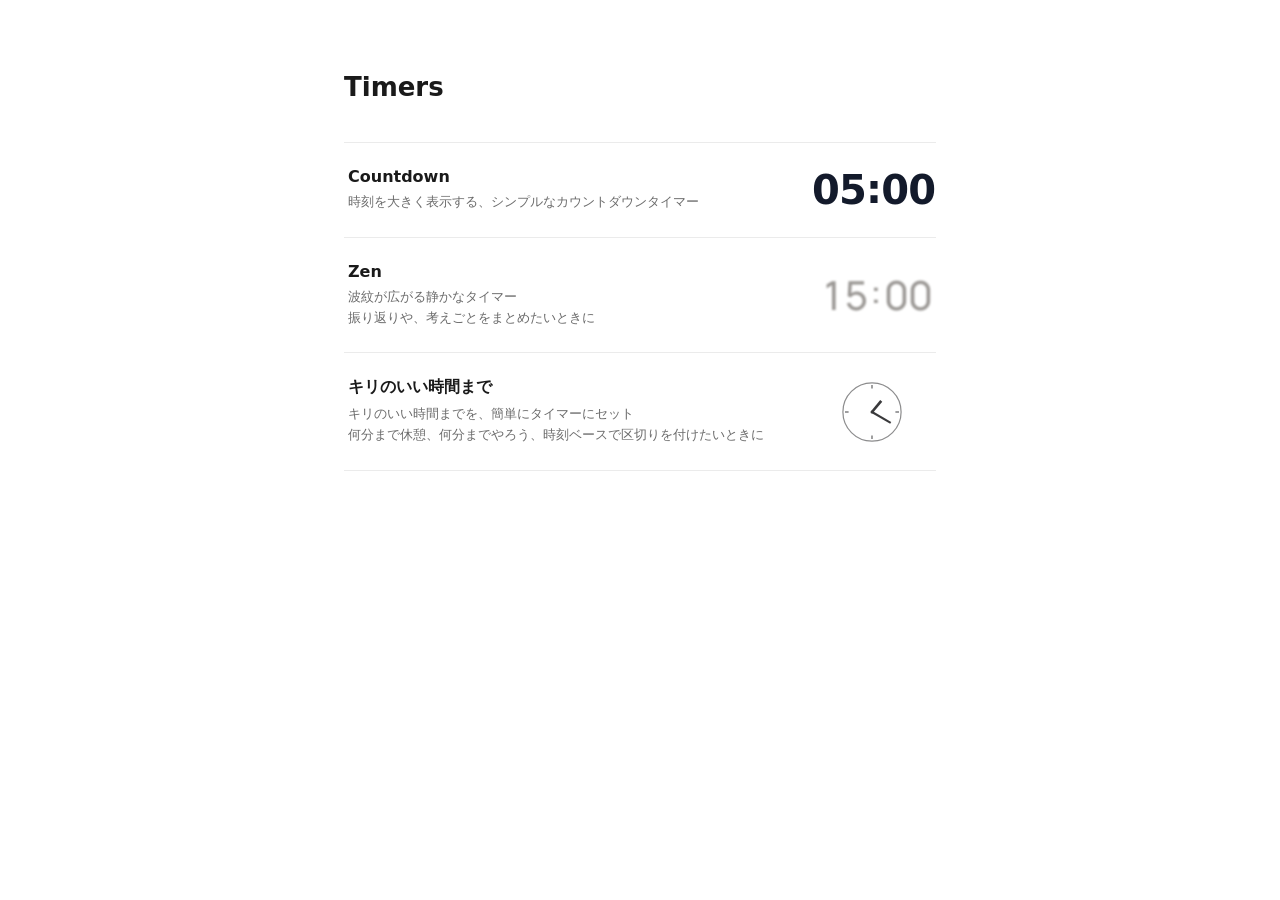
<file: index.html>
<!doctype html>
<html lang="ja">
<head>
  <meta charset="utf-8">
  <meta name="viewport" content="width=device-width, initial-scale=1">
  <title>Timers</title>
  <style>
    /* 一覧の器は各タイマーから独立させる。テーマも持たず、地は白・インクは無彩色・書体はシステムのもの。
       ただし右の数字だけは各タイマーの見本として、本体の書体とスタイルをそのまま出す (下の「数字」を参照) */
    :root {
      color-scheme: light;
      --text: #1a1a1a;
      --text-dim: #6b6b6b;
      --line: rgba(0, 0, 0, 0.14);
      --line-faint: rgba(0, 0, 0, 0.08);
    }

    /* zen の数字用。実体は zen が自前配信しているものをそのまま読む (一覧 → zen の依存はこの 1 箇所だけ)。
       ライセンスは SIL Open Font License 1.1 で、全文と著作権表示は zen/fonts/OFL.txt にある。
       font-display は zen (block) と変えて swap にする。一覧は待たせる画面ではないので、
       まず出してから差し替える方がよい */
    @font-face {
      font-family: 'Manrope';
      font-style: normal;
      font-weight: 500;
      font-display: swap;
      src: url('zen/fonts/manrope-500-latin.woff2') format('woff2');
    }

    * { box-sizing: border-box; }

    html { -webkit-text-size-adjust: 100%; }

    body {
      margin: 0;
      min-height: 100vh;
      min-height: 100dvh;
      background: #ffffff;
      color: var(--text);
      font-family: system-ui, -apple-system, BlinkMacSystemFont, "Segoe UI", Roboto,
        "Helvetica Neue", Arial, "Hiragino Kaku Gothic ProN", "Hiragino Sans", Meiryo, sans-serif;
      -webkit-font-smoothing: antialiased;
    }

    .page {
      max-width: 640px;
      margin: 0 auto;
      padding: 72px 24px 48px;
    }

    .page__title {
      margin: 0;
      font-size: 26px;
      font-weight: 600;
    }


    /* 面で区切らず、罫線で並べる */
    .timers {
      margin: 40px 0 0;
      padding: 0;
      list-style: none;
      border-top: 1px solid var(--line-faint);
    }

    .timer-row {
      display: flex;
      align-items: center;
      justify-content: space-between;
      gap: 24px;
      padding: 24px 4px;
      border-bottom: 1px solid var(--line-faint);
      color: inherit;
      text-decoration: none;
    }

    /* 地に色を敷かず、数字も各タイマーの色で固定したいので、hover はタイトルの下線だけで返す。
       罫線は行を区切る役に徹させ、状態では動かさない。
       キーボードで辿るときも同じ見え方になるよう :focus-visible にも同じ返しを付ける */
    .timer-row:hover .timer-row__name,
    .timer-row:focus-visible .timer-row__name {
      text-decoration: underline;
      text-decoration-thickness: 1px;
      text-underline-offset: 3px;
    }

    .timer-row:focus-visible {
      outline: 1px solid var(--line);
      outline-offset: 3px;
    }

    .timer-row__body { min-width: 0; }

    .timer-row__name {
      margin: 0;
      font-size: 16px;
      font-weight: 600;
    }

    .timer-row__desc {
      margin: 6px 0 0;
      font-size: 13px;
      line-height: 1.6;
      color: var(--text-dim);
    }

    /* 2 行目は「どんなときに使うか」。見た目は 1 行目と同じにして、行送りだけで続ける。
       濃さや大きさを落とすと補足に見えるが、ここは 2 行で 1 つの説明なので、
       段落が折り返したのと同じ連なりにする */
    .timer-row__use {
      margin: 0;
      font-size: 13px;
      line-height: 1.6;
      color: var(--text-dim);
    }

    /* ============ 数字 ============ */

    /* ここだけは各タイマーの顔を見せる場所。書体・太さ・字間・色は本体から写している。
       写しなので、タイマー側の数字の見た目を変えたらこの修飾クラスも手で合わせること。
       大きさだけは一覧の都合で揃える (本体はどちらも画面幅に追従する clamp を使っている)。
       地の陰影は持ち込まない。zen の text-shadow は温白 (#f7f6f3) の上で光る作りなので、
       白地のここでは光の側が効かず、影だけが汚れとして残る */
    /* 右カラムは幅を固定する。見本の幅が行ごとに違うと、左の説明文の折り返し位置がずれる。
       中身 (数字でも図形でも) は右端に寄せて、縦の線を 1 本に見せる */
    .timer-row__face {
      flex: none;
      width: 120px;
      text-align: right;
      white-space: nowrap;
      font-size: 40px;
      font-variant-numeric: tabular-nums;
      line-height: 1;
    }

    /* countdown: SF Pro Display の Bold。Mac 以外は各 OS のシステムフォントの太字に落ちる */
    .timer-row__face--countdown {
      font-family: "SF Pro Display", -apple-system, BlinkMacSystemFont, "Segoe UI", Roboto,
        "Helvetica Neue", system-ui, sans-serif;
      font-weight: 700;
      letter-spacing: -0.02em;
      color: #131a2b;
    }

    /* zen: Manrope の中庸。静けさを保ったまま芯を持たせる太さ。
       ここだけ本体には無いぼかしを一段かける (書体と色の写しからは外れるが、
       あの画面の静けさは数字の輪郭の緩さに出ているため) */
    .timer-row__face--zen {
      filter: blur(1.1px);
      font-family: Manrope, "SF Pro Display", -apple-system, BlinkMacSystemFont, "Segoe UI", Roboto,
        "Helvetica Neue", system-ui, sans-serif;
      font-weight: 500;
      letter-spacing: -0.02em;
      color: rgba(63, 58, 51, 0.52);
    }

    /* コロンを視覚的な中心まで持ち上げる量も書体ごとに違う。本体と同じ値を使う。
       position: relative なら幅・高さは変わらないので、数字の位置には影響しない */
    .timer-row__colon {
      position: relative;
      display: inline-block;
    }

    .timer-row__face--countdown .timer-row__colon { top: -0.015em; }

    .timer-row__face--zen .timer-row__colon {
      top: -0.1em;
      padding: 0 2px;
    }

    /* キリのいい時間まで: ここだけ数字ではなく盤面そのものを見本にする。
       この道具の顔は数字ではなく時計だから、そちらを写す。
       この大きさでは 60 本の目盛も 12 個の数字も潰れるので、構造 (白い盤・縁・目盛・針) だけ残して要素を絞る。
       線幅は本体の比率をそのまま縮めると消えてしまうため、この大きさで見える太さに起こしてある */
    .kiri-dial {
      display: block;
      margin: 0 auto; /* 数字は右端に揃うが、図形は円なので右カラムの中央に置く */
      width: 60px;
      height: 60px;
    }

    .kiri-dial__face { fill: #ffffff; }

    .kiri-dial__rim {
      fill: none;
      stroke: rgba(58, 58, 60, 0.58);
      stroke-width: 4;
    }

    .kiri-dial__ticks line {
      stroke: rgba(58, 58, 60, 0.72);
      stroke-width: 4.5;
    }

    .kiri-dial__hand { stroke: #3a3a3c; }
    .kiri-dial__hand--hour { stroke-width: 9; }
    .kiri-dial__hand--minute { stroke-width: 7; }
    .kiri-dial__pin { fill: #3a3a3c; }

    @media (max-width: 480px) {
      .page { padding-top: 48px; }
      .timer-row { gap: 16px; padding: 20px 2px; }
      .timer-row__face { width: 96px; font-size: 32px; }
      .kiri-dial { width: 48px; height: 48px; }
    }
  </style>
</head>
<body>
  <main class="page">
    <h1 class="page__title">Timers</h1>

    <!-- タイマーを追加したら、ここに li を 1 つ足す -->
    <ul class="timers">
      <li>
        <a class="timer-row" href="countdown/">
          <div class="timer-row__body">
            <h2 class="timer-row__name">Countdown</h2>
            <p class="timer-row__desc">時刻を大きく表示する、シンプルなカウントダウンタイマー</p>
          </div>
          <span class="timer-row__face timer-row__face--countdown" aria-hidden="true">05<span class="timer-row__colon">:</span>00</span>
        </a>
      </li>
      <li>
        <a class="timer-row" href="zen/">
          <div class="timer-row__body">
            <h2 class="timer-row__name">Zen</h2>
            <p class="timer-row__desc">波紋が広がる静かなタイマー</p>
            <p class="timer-row__use">振り返りや、考えごとをまとめたいときに</p>
          </div>
          <span class="timer-row__face timer-row__face--zen" aria-hidden="true">15<span class="timer-row__colon">:</span>00</span>
        </a>
      </li>
      <li>
        <a class="timer-row" href="kiri-no-ii-time/">
          <div class="timer-row__body">
            <h2 class="timer-row__name">キリのいい時間まで</h2>
            <p class="timer-row__desc">キリのいい時間までを、簡単にタイマーにセット</p>
            <p class="timer-row__use">何分まで休憩、何分までやろう、時刻ベースで区切りを付けたいときに</p>
          </div>
          <span class="timer-row__face timer-row__face--kiri" aria-hidden="true">
            <!-- 針は 13:20 を指している -->
            <svg class="kiri-dial" viewBox="0 0 200 200">
            <circle class="kiri-dial__face" cx="100" cy="100" r="97" />
            <g class="kiri-dial__ticks">
              <line x1="100.0" y1="22.0" x2="100.0" y2="10.0" />
              <line x1="178.0" y1="100.0" x2="190.0" y2="100.0" />
              <line x1="100.0" y1="178.0" x2="100.0" y2="190.0" />
              <line x1="22.0" y1="100.0" x2="10.0" y2="100.0" />
            </g>
            <circle class="kiri-dial__rim" cx="100" cy="100" r="97" />
            <line class="kiri-dial__hand kiri-dial__hand--hour" x1="100" y1="100" x2="130.85" y2="63.23" />
            <line class="kiri-dial__hand kiri-dial__hand--minute" x1="100" y1="100" x2="162.35" y2="136.0" />
            <circle class="kiri-dial__pin" cx="100" cy="100" r="5" />
          </svg>
          </span>
        </a>
      </li>
    </ul>
  </main>
</body>
</html>
</file>
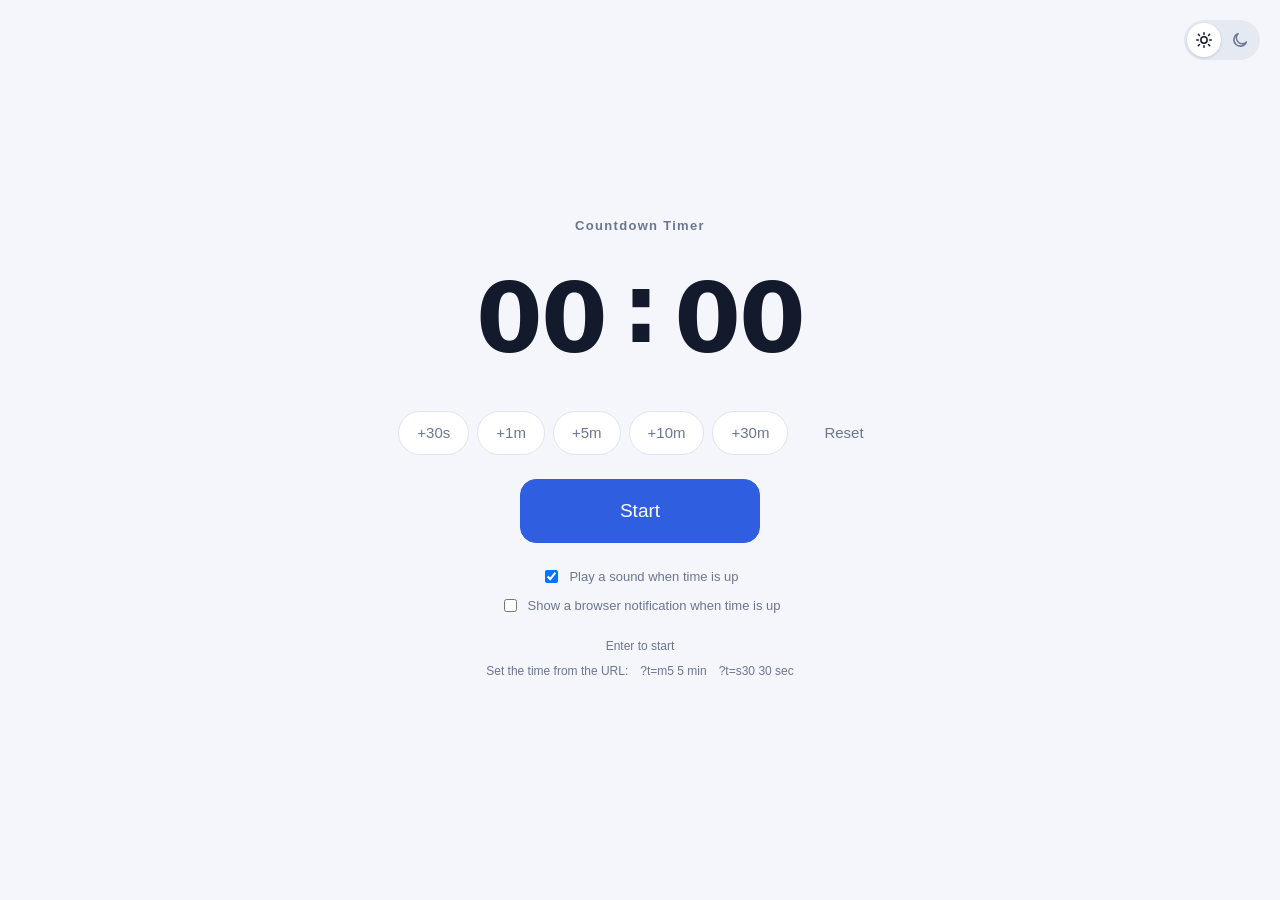
<file: countdown/index.html>
<!doctype html>
<html lang="en">
<head>
  <meta charset="utf-8">
  <meta name="viewport" content="width=device-width, initial-scale=1">
  <title>Timer</title>
  <link rel="stylesheet" href="style.css">
  <script>
    // 描画前にテーマを確定させ、初回のちらつきを防ぐ。キーは app.js の THEME_KEY と揃える
    try {
      var saved = localStorage.getItem('timer:countdown:theme');
      document.documentElement.dataset.theme =
        saved || (matchMedia('(prefers-color-scheme: dark)').matches ? 'dark' : 'light');
    } catch (e) {}
  </script>
</head>
<body>
  <div class="corner-controls">
    <button class="sound-toggle" id="soundToggle" type="button" aria-pressed="true">
      <svg class="sound-toggle__on" viewBox="0 0 24 24" fill="none" stroke="currentColor" stroke-width="2" stroke-linecap="round" stroke-linejoin="round" aria-hidden="true">
        <path d="M4 9.5h3.2L12 5.6v12.8L7.2 14.5H4z" />
        <path d="M16.2 8.8a4.5 4.5 0 0 1 0 6.4M18.8 6.2a8 8 0 0 1 0 11.6" />
      </svg>
      <svg class="sound-toggle__off" viewBox="0 0 24 24" fill="none" stroke="currentColor" stroke-width="2" stroke-linecap="round" stroke-linejoin="round" aria-hidden="true">
        <path d="M4 9.5h3.2L12 5.6v12.8L7.2 14.5H4z" />
        <path d="M16.5 9.8l4.4 4.4M20.9 9.8l-4.4 4.4" />
      </svg>
      <span class="sound-toggle__on">Sound on</span>
      <span class="sound-toggle__off">Sound off</span>
    </button>

    <div class="theme-switch" id="themeSwitch" role="group" aria-label="Theme">
      <button class="theme-switch__btn" type="button" data-theme-value="light" aria-label="Light mode" aria-pressed="false">
        <svg viewBox="0 0 24 24" fill="none" stroke="currentColor" stroke-width="2" stroke-linecap="round" aria-hidden="true">
          <circle cx="12" cy="12" r="4.2" />
          <path d="M12 2.2v2.3M12 19.5v2.3M4.4 4.4l1.6 1.6M18 18l1.6 1.6M2.2 12h2.3M19.5 12h2.3M4.4 19.6l1.6-1.6M18 6l1.6-1.6" />
        </svg>
      </button>
      <button class="theme-switch__btn" type="button" data-theme-value="dark" aria-label="Dark mode" aria-pressed="false">
        <svg viewBox="0 0 24 24" fill="none" stroke="currentColor" stroke-width="2" stroke-linecap="round" stroke-linejoin="round" aria-hidden="true">
          <path d="M20.5 14.6A8.6 8.6 0 1 1 9.4 3.5a6.9 6.9 0 0 0 11.1 11.1z" />
        </svg>
      </button>
    </div>
  </div>

  <!-- 画面 1: 時間の設定 -->
  <main class="setup-screen" id="setupScreen">
    <h1 class="title">Countdown Timer</h1>

    <form class="setup" id="setup" autocomplete="off">
      <div class="time-input">
        <input class="seg" id="minutes" type="text" inputmode="numeric" maxlength="3" value="00" aria-label="Minutes">
        <span class="colon">:</span>
        <input class="seg" id="seconds" type="text" inputmode="numeric" maxlength="2" value="00" aria-label="Seconds">
      </div>

      <div class="presets" id="presets">
        <button type="button" class="chip" data-add="30">+30s</button>
        <button type="button" class="chip" data-add="60">+1m</button>
        <button type="button" class="chip" data-add="300">+5m</button>
        <button type="button" class="chip" data-add="600">+10m</button>
        <button type="button" class="chip" data-add="1800">+30m</button>
        <button type="button" class="reset-btn" id="clearBtn">Reset</button>
      </div>
    </form>

    <button class="btn btn--primary btn--large" id="startBtn" type="button">Start</button>

    <div class="checks">
      <label class="check">
        <input type="checkbox" id="soundCheck" checked>
        <span>Play a sound when time is up</span>
      </label>

      <label class="check">
        <input type="checkbox" id="notifyToggle">
        <span>Show a browser notification when time is up</span>
      </label>
    </div>

    <div class="hints">
      <p class="hint" id="setupHint"><kbd>Enter</kbd> to start</p>
      <p class="hint url-tip">
        <span>Set the time from the URL:</span>
        <span><code>?t=m5</code> 5 min</span>
        <span><code>?t=s30</code> 30 sec</span>
      </p>
    </div>
  </main>

  <!-- 画面 2: カウントダウン -->
  <section class="run-screen" id="runScreen" hidden>
    <output class="display" id="display" aria-live="off">00:00</output>

    <button class="pause-overlay" id="pauseOverlay" type="button" aria-label="Resume">
      <svg viewBox="0 0 100 100" aria-hidden="true">
        <circle class="pause-overlay__disc" cx="50" cy="50" r="47" />
        <path class="pause-overlay__play" d="M38 31 L72 50 L38 69 Z" />
      </svg>
    </button>

    <div class="run-ui" id="runUi">
      <p class="run-status" id="runStatus"></p>
      <div class="run-controls">
        <button class="btn btn--ghost" id="primaryBtn" type="button">Pause</button>
        <button class="btn btn--ghost" id="backBtn" type="button">Back to setup</button>
      </div>
      <p class="hint"><kbd>Space</kbd> <span id="runHintAction">Pause</span>&nbsp;&nbsp;&nbsp;<kbd>Esc</kbd> Back to setup</p>
    </div>

    <div class="bar"><div class="bar__fill" id="progress"></div></div>
  </section>

  <script src="app.js"></script>
</body>
</html>
</file>
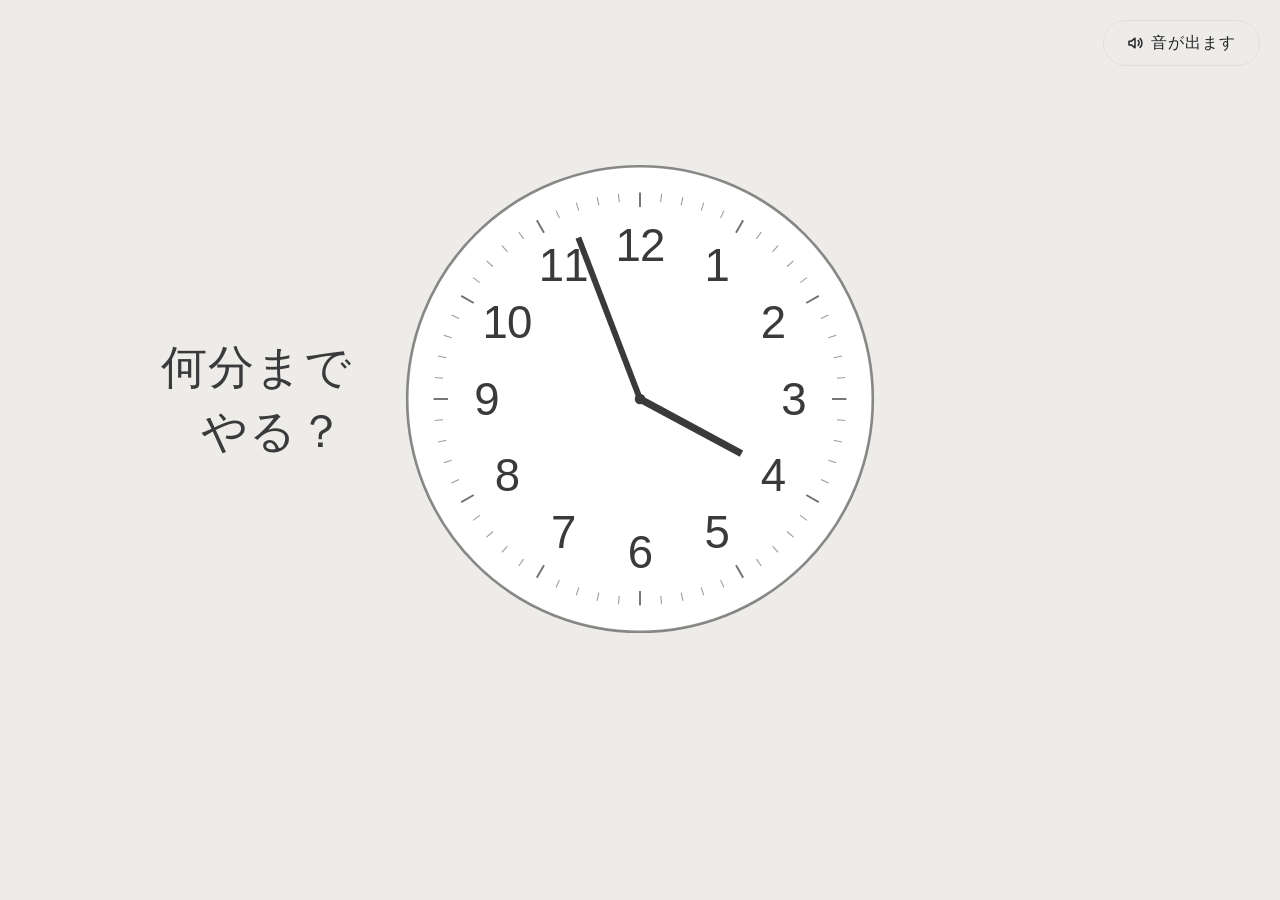
<file: kiri-no-ii-time/index.html>
<!doctype html>
<html lang="ja">
<head>
  <meta charset="utf-8">
  <meta name="viewport" content="width=device-width, initial-scale=1">
  <title>キリのいい時間まで</title>
  <link rel="stylesheet" href="style.css">
</head>
<body>
  <!-- 右上の操作。位置はここだけで持つ (countdown と違い、画面ではなくページの右上に置く) -->
  <div class="corner-controls">
    <button class="btn sound-toggle" id="soundToggle" type="button" aria-pressed="true">
      <svg class="sound-toggle__on" viewBox="0 0 24 24" fill="none" stroke="currentColor" stroke-width="2" stroke-linecap="round" stroke-linejoin="round" aria-hidden="true">
        <path d="M4 9.5h3.2L12 5.6v12.8L7.2 14.5H4z" />
        <path d="M16.2 8.8a4.5 4.5 0 0 1 0 6.4M18.8 6.2a8 8 0 0 1 0 11.6" />
      </svg>
      <svg class="sound-toggle__off" viewBox="0 0 24 24" fill="none" stroke="currentColor" stroke-width="2" stroke-linecap="round" stroke-linejoin="round" aria-hidden="true">
        <path d="M4 9.5h3.2L12 5.6v12.8L7.2 14.5H4z" />
        <path d="M16.5 9.8l4.4 4.4M20.9 9.8l-4.4 4.4" />
      </svg>
      <span class="sound-toggle__on">音が出ます</span>
      <span class="sound-toggle__off">消音</span>
    </button>
  </div>

  <!-- 画面は 1 枚。選ぶ場面と数える場面は同じ盤面の状態違いで、時計そのものは最後まで止めない。
       終点が壁時計の時刻なので、このタイマーには「開始」も「一時停止」も無い。
       目盛を押した時点で終わりの時刻が決まり、あとは現在時刻が追いつくのを待つだけ -->
  <main class="kiri is-setting" id="kiri">
    <!-- 選ぶ対象は時刻なので、盤面の上に置く。目盛を指したとき (マウスなら hover、タッチなら指を置いたとき) の行き先もここに出るので、
         視線が盤面から下まで往復せずに済む -->
    <div class="head">
      <p class="lead"><span class="lead__main" id="leadMain">何分まで<wbr>やる？</span><span class="lead__suffix" id="leadSuffix"></span></p>

      <!-- いま何をやっている時間なのかの書き置き (任意)。枠は書いている間と空のときだけ出し、
           書き終えたら枠を外して文字だけを置く。入力欄は 1 つで、見え方だけを CSS で切り替える -->
      <label class="memo">
        <svg class="memo__icon" viewBox="0 0 24 24" fill="none" stroke="currentColor" stroke-width="1.6" stroke-linecap="round" stroke-linejoin="round" aria-hidden="true">
          <path d="M15.5 4.5l4 4L8.5 19.5H4.5v-4z" />
          <path d="M13 7l4 4" />
        </svg>
        <!-- 長く書いたときに折り返せるよう textarea にする。改行は入れさせず、Enter は書き終える操作 -->
        <textarea class="memo__input" id="memoInput" rows="1" placeholder="なにをする時間か書ける場所"
          maxlength="40" autocomplete="off" enterkeyhint="done" aria-label="なにをする時間か書ける場所"></textarea>
      </label>
    </div>

    <div class="stage">
      <svg class="dial" viewBox="0 0 200 200" aria-hidden="true">
        <!-- 白い文字盤を地から起こす。以降の層はすべてこの上に乗る -->
        <circle class="dial__face" cx="100" cy="100" r="97"></circle>

        <!-- 扇は文字盤のすぐ上。目盛にも数字にも針にも被らないよう、いちばん下の層に置く -->
        <path class="dial__wedge" id="wedge"></path>

        <!-- 扇の終わり側の境界。ここが選んだ時刻。数えている間だけ出る -->
        <line class="dial__edge" id="wedgeEdge"></line>

        <!-- 60 本の分目盛と 12 個の数字は JS が作る (繰り返しを HTML に書き写さない) -->
        <g class="dial__ticks" id="ticks"></g>
        <g class="dial__labels" id="labels"></g>

        <!-- 縁は目盛の後。目盛の先端をこの線で切り揃える -->
        <circle class="dial__rim" cx="100" cy="100" r="97"></circle>


        <!-- 針は根元から先まで同じ太さの線。掛け時計の針は先へ向けて細らない -->
        <line class="dial__hand dial__hand--hour" id="hourHand"></line>
        <line class="dial__hand dial__hand--minute" id="minuteHand"></line>
        <circle class="dial__pin" cx="100" cy="100" r="2.2"></circle>
      </svg>

      <!-- 当たり判定は見た目の層とは別に持ち、最前面に置く。
           1 目盛 = 30 度の扇で、盤面のどこを押しても一番近い 5 分の目盛に付く。
           button ではなく SVG の path なので、role と tabindex でキーボードからも辿れるようにする -->
      <svg class="hits" viewBox="0 0 200 200" id="hits">
        <!-- 指している (hover・指を置いている・focus 中の) 扇を二等分する線。この線の先にある目盛が、押したときに選ばれる時刻。
             扇 1 枚は 30 度あって、どの時刻に付くのかが面だけでは読めないので、中心線で指す。
             位置は JS が置き、当たり判定を作ったあとで末尾へ回して最前面に出す -->
        <line class="aim" id="aimLine"></line>
      </svg>
    </div>

    <!-- 盤面の外に出す。中央は針が通るので、文字を置くと時計として読めなくなる -->
    <div class="readout">
      <!-- 添えの語は数字の上。「のこり」と読んでから数字を読む順にする -->
      <p class="readout__note" id="noteLabel"></p>
      <p class="readout__remain" id="remain" role="timer" aria-live="off">
        <span class="seg" id="remainValue">0:00</span>
      </p>
      <!-- 残り時間を隠す / 出す。「のこり」と数字の範囲そのものを押せる場所にする (ちょっとした隠し機能なので、普段は見せない)。
           触れると右上に押したときに起きることのアイコンが出る。
           隠している間は、何も無くなると不安なので範囲をごく薄く塗り、右上に「隠している」印を残す。
           隠している間に触れると、その間だけ残り時間を薄く覗かせる -->
      <button class="remain-toggle" id="remainToggle" type="button" aria-pressed="false" aria-label="残り時間を隠す">
        <svg class="remain-toggle__hide" viewBox="0 0 24 24" fill="none" stroke="currentColor" stroke-width="1.6" stroke-linecap="round" stroke-linejoin="round" aria-hidden="true">
          <path d="M3 12s3.5-6 9-6 9 6 9 6-3.5 6-9 6-9-6-9-6z" />
          <circle cx="12" cy="12" r="2.6" />
          <path d="M4 4l16 16" />
        </svg>
        <svg class="remain-toggle__show" viewBox="0 0 24 24" fill="none" stroke="currentColor" stroke-width="1.6" stroke-linecap="round" stroke-linejoin="round" aria-hidden="true">
          <path d="M3 12s3.5-6 9-6 9 6 9 6-3.5 6-9 6-9-6-9-6z" />
          <circle cx="12" cy="12" r="2.6" />
        </svg>
      </button>
    </div>

    <div class="controls">
      <button class="btn reset" id="resetBtn" type="button">時間を選び直す</button>
    </div>
  </main>

  <script src="app.js"></script>
</body>
</html>
</file>
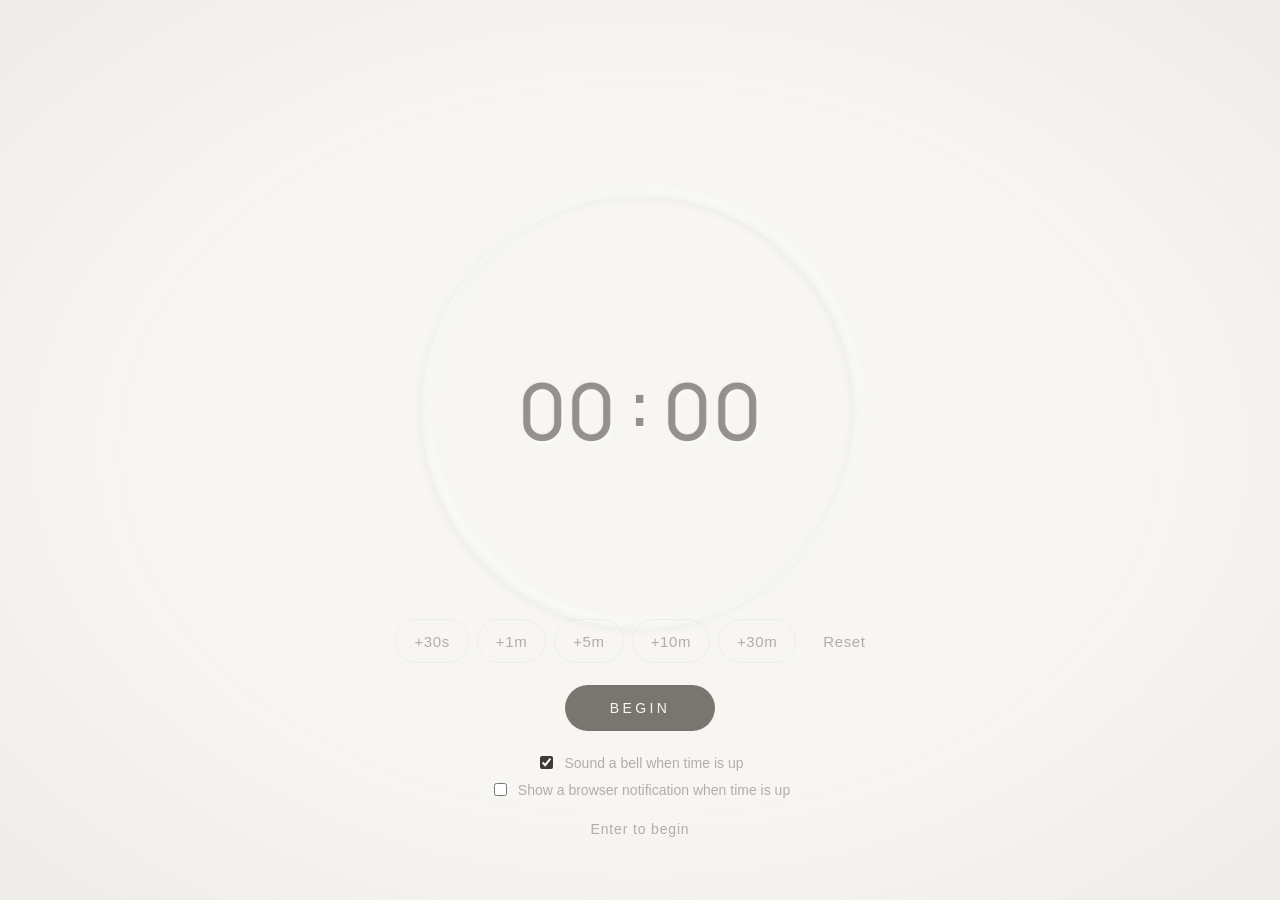
<file: zen/index.html>
<!doctype html>
<html lang="en">
<head>
  <meta charset="utf-8">
  <meta name="viewport" content="width=device-width, initial-scale=1">
  <title>Zen</title>
  <link rel="stylesheet" href="style.css">
</head>
<body>
  <!-- 画面は 1 枚だけ。設定中と計測中は同じ面の状態違いで、数字の要素は最後まで差し替えない -->
  <main class="zen is-setting" id="zen">
    <div class="stage">
      <div class="ripples" id="ripples" aria-hidden="true"></div>

      <svg class="ring" viewBox="0 0 200 200" aria-hidden="true">
        <circle class="ring__track" cx="100" cy="100" r="94" />
        <circle class="ring__line" id="ringLine" cx="100" cy="100" r="94" />
      </svg>

      <!-- 表示専用。時間の指定はプリセットのボタンと URL の ?t= で行う -->
      <div class="time" role="timer" aria-live="off">
        <span class="seg" id="minutes">00</span>
        <span class="colon">:</span>
        <span class="seg" id="seconds">00</span>
      </div>
    </div>

    <p class="whisper" id="whisper">
      <span class="whisper__text" id="whisperText"></span>
      <button class="whisper__reset" id="resetBtn" type="button">Reset</button>
    </p>

    <div class="controls" id="controls">
      <div class="presets" id="presets">
        <button type="button" class="chip" data-add="30">+30s</button>
        <button type="button" class="chip" data-add="60">+1m</button>
        <button type="button" class="chip" data-add="300">+5m</button>
        <button type="button" class="chip" data-add="600">+10m</button>
        <button type="button" class="chip" data-add="1800">+30m</button>
        <button type="button" class="chip chip--quiet" id="clearBtn">Reset</button>
      </div>

      <button class="begin" id="beginBtn" type="button">Begin</button>

      <div class="checks">
        <label class="check">
          <input type="checkbox" id="soundCheck" checked>
          <span>Sound a bell when time is up</span>
        </label>

        <label class="check">
          <input type="checkbox" id="notifyToggle">
          <span>Show a browser notification when time is up</span>
        </label>
      </div>

      <p class="hint" id="hint"><kbd>Enter</kbd> to begin</p>
    </div>
  </main>

  <script src="app.js"></script>
</body>
</html>
</file>
<file: countdown/style.css>
/* テーマは html の data-theme で決まる。head のスクリプトが描画前に light / dark を書き込む */
:root,
:root[data-theme="light"] {
  --bg: #f4f6fb;
  --surface: #ffffff;
  --border: #dfe4ee;
  --text: #131a2b;
  --text-dim: #6b7690;
  --accent: #2f5fe0;
  --accent-strong: #1f4bc4;
  --danger: #d13b3b;
  --finish: #17804a;
  --track: #e5e9f2;
  --accent-soft: rgba(47, 95, 224, 0.14);
  --danger-soft: rgba(209, 59, 59, 0.1);
}

:root[data-theme="dark"] {
  --bg: #0e1320;
  --surface: #161d2e;
  --border: #26304a;
  --text: #e8ecf5;
  --text-dim: #8b96ae;
  --accent: #5b8cff;
  --accent-strong: #7aa2ff;
  --danger: #ff6b6b;
  --finish: #5fd39a;
  --track: #232c44;
  --accent-soft: rgba(91, 140, 255, 0.22);
  --danger-soft: rgba(255, 107, 107, 0.16);
}

:root {
  --radius: 12px;
  /* 数字用。Mac は SF Pro Display の Bold、他 OS は各システムフォントの太字に落ちる */
  --font-display: "SF Pro Display", -apple-system, BlinkMacSystemFont, "Segoe UI", Roboto,
    "Helvetica Neue", system-ui, sans-serif;
}

* { box-sizing: border-box; }

[hidden] { display: none !important; }

html {
  -webkit-text-size-adjust: 100%; /* iOS Safari が横向きで文字を勝手に拡大するのを止める */
}

body {
  margin: 0;
  min-height: 100vh;
  min-height: 100dvh; /* モバイルでアドレスバーの分だけはみ出さないように */
  touch-action: manipulation; /* 連続タップ (+30s を何度も押す等) でダブルタップズームが起きないように */
  background: var(--bg);
  color: var(--text);
  font-family: "Helvetica Neue", Arial, "Hiragino Kaku Gothic ProN", "Hiragino Sans", Meiryo, sans-serif;
  -webkit-font-smoothing: antialiased;
}

/* ============ テーマ切り替え ============ */

/* 右上の操作類。サウンドとテーマを 1 つのまとまりとして置き、位置はここだけで持つ */
.corner-controls {
  position: fixed;
  top: 20px;
  right: 20px;
  z-index: 2;
  display: flex;
  align-items: center;
  gap: 8px;
  transition: opacity 0.4s ease;
}

/* カウント中に操作 UI が引っ込むときは、右上の操作類も一緒に消す */
body:has(.run-screen.is-idle) .corner-controls {
  opacity: 0;
  pointer-events: none;
}

/* サウンドの切り替えはカウントダウン画面だけに出す。設定画面では同じ役割をチェックボックスが持つ */
body:has(.run-screen[hidden]) .sound-toggle { display: none; }

.sound-toggle {
  display: flex;
  align-items: center;
  gap: 7px;
  height: 40px;  /* テーマ切り替え (34px + 上下 3px の余白) と高さを揃える */
  padding: 0 14px;
  border: 0;
  border-radius: 999px;
  background: var(--track);
  color: var(--text-dim);
  font-family: inherit;
  font-size: 13px;
  cursor: pointer;
  transition: color 0.18s ease;
}

.sound-toggle:hover { color: var(--text); }
.sound-toggle[aria-pressed="true"] { color: var(--text); }

.sound-toggle svg {
  width: 18px;
  height: 18px;
}

/* 消音中はスピーカーに斜線の入った側へ差し替える */
.sound-toggle__off { display: none; }
.sound-toggle[aria-pressed="false"] .sound-toggle__on { display: none; }
.sound-toggle[aria-pressed="false"] .sound-toggle__off { display: block; }

.sound-toggle:focus-visible {
  outline: 2px solid var(--accent);
  outline-offset: 2px;
}

.theme-switch {
  display: flex;
  gap: 2px;
  padding: 3px;
  border-radius: 999px;
  background: var(--track);
}

.theme-switch__btn {
  display: grid;
  place-items: center;
  width: 34px;
  height: 34px;
  border: 0;
  border-radius: 999px;
  background: transparent;
  color: var(--text-dim);
  cursor: pointer;
  transition: background 0.18s ease, color 0.18s ease, box-shadow 0.18s ease;
}

.theme-switch__btn:hover { color: var(--text); }

.theme-switch__btn svg {
  width: 18px;
  height: 18px;
}

/* 選択中の側につまみが乗る */
.theme-switch__btn[aria-pressed="true"] {
  background: var(--surface);
  color: var(--text);
  box-shadow: 0 1px 3px rgba(0, 0, 0, 0.14);
}

.theme-switch__btn:focus-visible {
  outline: 2px solid var(--accent);
  outline-offset: 2px;
}

/* ============ 画面 1: 設定 ============ */

.setup-screen {
  min-height: 100vh;
  min-height: 100dvh;
  display: flex;
  flex-direction: column;
  align-items: center;
  justify-content: center;
  gap: 24px;
  padding: 24px;
}

.title {
  margin: 0;
  font-size: 13px;
  font-weight: 600;
  letter-spacing: 0.1em;
  color: var(--text-dim);
}

.setup {
  display: flex;
  flex-direction: column;
  align-items: center;
  gap: 30px;
}

/* 大きな数字そのものが入力欄。時 / 分 / 秒 の 3 セグメントで 1 つの時刻を構成する */
.time-input {
  display: flex;
  align-items: flex-start;
  font-family: var(--font-display);
  font-size: clamp(52px, 12vw, 96px);
  font-weight: 700;
  font-variant-numeric: tabular-nums;
  letter-spacing: -0.02em;
  line-height: 1;
}

.seg {
  /* 分は 3 桁まで伸びる。桁数は JS が --seg-digits で渡す */
  width: calc(var(--seg-digits, 2) * 1ch + 24px);
  padding: 6px 12px;
  border: 0;
  border-radius: 14px;
  background: transparent;
  color: inherit;
  font: inherit;
  font-variant-numeric: inherit;
  letter-spacing: inherit;
  text-align: center;
  caret-color: var(--accent);
  cursor: text;
  transition: background 0.15s ease, box-shadow 0.15s ease;
}

.seg::selection {
  background: var(--accent);
  color: #fff;
}

.seg:hover { box-shadow: inset 0 0 0 2px var(--border); }

.seg:focus {
  outline: none;
  background: var(--accent-soft);
  box-shadow: none;
}

/* 細いドット 2 つは太い数字に挟まれると沈んで見えるので、少し持ち上げて視覚的な中心を合わせる。
   フォントの幾何中心は数字と一致しているため、これは錯視に対する視覚補正。効き方が画面で違うので
   持ち上げ量は 2 画面それぞれで持つ (カウントダウン画面は .display__colon 側で指定)。
   position: relative なら幅・高さは変わらず、カウントダウン画面の fitDisplay() の採寸にも影響しない */
.colon {
  position: relative;
  top: -0.015em;
  padding: 6px 2px;
  line-height: 1;
}

.presets {
  display: flex;
  flex-wrap: wrap;
  justify-content: center;
  gap: 8px;
}

/* 指で押す前提の大きさにする。高さ 44px は指先で確実に押せる最小の目安 */
.chip {
  min-height: 44px;
  padding: 0 18px;
  border: 1px solid var(--border);
  border-radius: 999px;
  background: var(--surface);
  color: var(--text-dim);
  font-size: 15px;
  font-family: inherit;
  cursor: pointer;
  transition: color 0.15s ease, border-color 0.15s ease;
}

.reset-btn {
  min-height: 44px;
  margin-left: 10px;
  padding: 0 18px;
  border: 0;
  border-radius: 999px;
  background: transparent;
  color: var(--text-dim);
  font-family: inherit;
  font-size: 15px;
  cursor: pointer;
  transition: background 0.15s ease, color 0.15s ease;
}

/* 幅の狭い画面では 3 列 × 2 行の格子に並べる。
   折り返しに任せると 2 行目に端数 (+30m と Reset だけ) が落ち、押す場所の並びが読みにくい */
@media (max-width: 480px) {
  .presets {
    display: grid;
    grid-template-columns: repeat(3, 1fr);
    width: min(100%, 340px);
  }

  .reset-btn { margin-left: 0; }
}

.reset-btn:hover {
  background: var(--danger-soft);
  color: var(--danger);
}

.reset-btn:focus-visible {
  outline: 2px solid var(--accent);
  outline-offset: 2px;
}

.chip:hover {
  color: var(--text);
  border-color: var(--accent);
}

/* ============ 画面 2: カウントダウン ============ */

.run-screen {
  position: fixed;
  inset: 0;
  z-index: 1;
  display: flex;
  align-items: center;
  justify-content: center;
  background: var(--bg);
  overflow: hidden;
}

.display {
  font-family: var(--font-display);
  font-size: 100px; /* JS が transform: scale() で画面いっぱいに拡大する基準値 */
  font-weight: 700;
  font-variant-numeric: tabular-nums;
  letter-spacing: -0.03em;
  line-height: 1;
  white-space: nowrap;
  transform-origin: center center;
  will-change: transform;
  transition: filter 0.25s ease, opacity 0.25s ease;
}

/* こちらは scale() で大きく拡大されるぶん錯視が強く出るので、設定画面より深く持ち上げる。
   margin は .display の letter-spacing (負値) でコロンの両隣が詰まるぶんを開け直すもの */
.display__colon {
  position: relative;
  top: -0.11em;
  margin: 0 0.08em;
}

/* 一時停止中: 数字をぼかして、中央の再生アイコンに視線を渡す */
.pause-overlay {
  position: absolute;
  inset: 0;
  display: none;
  place-items: center;
  padding: 0;
  border: 0;
  background: transparent;
  cursor: pointer;
}

.run-screen.is-paused .pause-overlay { display: grid; }

.pause-overlay svg {
  width: clamp(96px, 17vw, 260px);
  height: auto;
  transition: transform 0.2s ease;
}

.pause-overlay:hover svg { transform: scale(1.06); }

.pause-overlay__disc {
  fill: var(--text);
  opacity: 0.1;
}

/* fill と同色の stroke を linejoin: round で重ね、角の丸い三角形にする */
.pause-overlay__play {
  fill: var(--text);
  stroke: var(--text);
  stroke-width: 12;
  stroke-linejoin: round;
  opacity: 0.88;
}

.pause-overlay:focus-visible {
  outline: 2px solid var(--accent);
  outline-offset: -4px;
}

.run-ui {
  position: absolute;
  left: 0;
  right: 0;
  bottom: 28px;
  display: flex;
  flex-direction: column;
  align-items: center;
  gap: 12px;
  transition: opacity 0.4s ease;
}

.run-status {
  margin: 0;
  min-height: 1em; /* 文言が空でも UI の位置が跳ねないように高さを保つ */
  font-size: 12px;
  letter-spacing: 0.1em;
  color: var(--text-dim);
}

.run-controls {
  display: flex;
  gap: 10px;
}

.run-screen { cursor: pointer; }
.run-screen.is-finished { cursor: default; }

/* 操作から一定時間が経ったら数字だけを残す */
.run-screen.is-idle { cursor: none; }
.run-screen.is-idle .run-ui { opacity: 0; pointer-events: none; }

.run-screen.is-paused .display {
  filter: blur(1.6px);
  opacity: 0.5;
}

.run-screen.is-finished .display { color: var(--finish); }
.run-screen.is-finished .run-status { color: var(--finish); }
.run-screen.is-finished .bar__fill { background: var(--finish); }

.bar {
  position: absolute;
  left: 0;
  right: 0;
  bottom: 0;
  height: 3px;
  background: var(--track);
}

.bar__fill {
  height: 100%;
  background: var(--accent);
  transform-origin: left center;
  transform: scaleX(0);
}

/* ============ 共通パーツ ============ */

.btn {
  min-width: 140px;
  padding: 12px 22px;
  border: 1px solid var(--border);
  border-radius: var(--radius);
  background: var(--surface);
  color: var(--text);
  font-size: 15px;
  font-family: inherit;
  cursor: pointer;
  transition: background 0.15s ease, border-color 0.15s ease, color 0.15s ease;
}

.btn:hover { border-color: var(--accent); }

.btn--large {
  min-width: 240px;
  padding: 20px 48px;
  border-radius: 16px;
  font-size: 19px;
  font-weight: 500;
}

.btn--primary {
  background: var(--accent);
  border-color: var(--accent);
  color: #fff;
}

.btn--primary:hover { background: var(--accent-strong); border-color: var(--accent-strong); }

.btn--ghost {
  min-width: 120px;
  padding: 9px 18px;
  background: transparent;
  color: var(--text-dim);
  font-size: 13px;
}

.btn--ghost:hover { color: var(--text); }

.btn:focus-visible {
  outline: 2px solid var(--accent);
  outline-offset: 2px;
}

/* Start の下に積むチェックボックス群 */
.checks {
  display: flex;
  flex-direction: column;
  align-items: center;
  gap: 10px;
}

.check {
  display: flex;
  align-items: center;
  gap: 8px;
  font-size: 13px;
  color: var(--text-dim);
  cursor: pointer;
}

.hint {
  margin: 0;
  font-size: 12px;
  color: var(--text-dim);
}

kbd {
  padding: 2px 6px;
  border: 1px solid var(--border);
  border-radius: 4px;
  background: var(--surface);
  font-family: inherit;
  font-size: 11px;
}

/* 設定画面の下の案内。Enter の案内と URL 指定の説明を 1 まとまりとして詰めて並べる */
.hints {
  display: flex;
  flex-direction: column;
  align-items: center;
  gap: 8px;
}

/* 例ごとに折り返さないまとまりにして、狭い画面では例の単位で次の行へ送る */
.url-tip {
  display: flex;
  flex-wrap: wrap;
  justify-content: center;
  gap: 2px 12px;
  line-height: 1.8;
}

.url-tip > span { white-space: nowrap; }

/* 設定画面の案内は装飾せず、周りの文章と同じ見た目にする。
   kbd は「タッチ端末では隠す」判定 (.hint:has(kbd)) に使うので、要素は残して見た目だけ打ち消す */
.hints kbd,
.hints code {
  padding: 0;
  border: 0;
  background: none;
  color: inherit;
  font: inherit;
}

/* ============ タッチ端末 ============ */

/* キーボード前提のショートカット案内はタッチ端末では出さない。
   設定画面のヒント欄はエラー文言の表示にも使うので、kbd を含むときだけ隠す */
@media (hover: none) and (pointer: coarse) {
  .hint:has(kbd) { display: none; }
}

/* ============ 高さの低い横長画面 (スマホの横向き) ============ */

@media (orientation: landscape) and (max-height: 500px) {
  .corner-controls {
    top: 12px;
    right: 12px;
  }

  .setup-screen {
    gap: 14px;
    padding: 16px;
  }

  .setup { gap: 16px; }

  .btn--large {
    padding: 14px 40px;
    font-size: 17px;
  }

  /* 操作 UI を 1 行にまとめて、数字に使える高さを稼ぐ */
  .run-ui {
    bottom: 16px;
    flex-direction: row;
    flex-wrap: wrap;
    justify-content: center;
  }

  .run-status:empty { display: none; }

  /* 高さに余裕がないので、URL 指定の説明は省く */
  .url-tip { display: none; }
}
</file>
<file: kiri-no-ii-time/style.css>
/* 「じゃあキリよく 18:00 まで」をそのまま道具にしたタイマー。
   countdown が長さを測る道具なのに対して、これは壁時計の時刻に合わせる道具。
   机の真ん中に置いて複数人がチラ見する前提なので、残りは数字より先に面で分かるようにしてある。

   テーマは持たずライト固定 (前提: テーマ対応は各タイマーの任意)。
   地は countdown の青寄りの白 (#f4f6fb) とも zen の温白 (#f7f6f3) とも変えて、温度のない白にする。
   色は 1 系統だけ持つ。終わりの時刻に関わるもの (狙いの線・扇の終端・扇そのもの) を橙寄りの赤で通し、
   文字盤の側 (目盛・数字・針・縁) は無彩色のまま残す。
   文字盤は掛け時計の作りに寄せてある: 白い盤、密な 60 本の分目盛、線幅の一定な細い数字、
   根元から先まで同じ太さの針 */
:root {
  color-scheme: light;
  --bg: #eeece8; /* 文字盤が白になったので、地は一段落として盤を浮かせる */
  /* 文字はすべてこの 1 色。濃さで階層を作らない (--text-dim は呼び出し側の意図を残すための別名) */
  --text: #3a3a3c;
  /* 例外はボタンの文字だけ。読むための文字より一段濃くして、押せるものだと分かる重さを持たせる */
  --ink-strong: #26262a;
  --text-dim: #3a3a3c;
  --line: rgba(58, 58, 60, 0.14);
  --line-faint: rgba(58, 58, 60, 0.07);
  /* 扇。離れた場所から面積として読ませる。終わりの時刻に関わるものと同じ色系統で、
     目盛と数字がその上に乗っても読める濃さに留める */
  --wedge: rgba(215, 127, 87, 0.2); /* #d77f57 */
  /* 終わりの時刻に関わるものの色。扇の終端と、終わったときの合図で使う */
  --mark: #d76e57;
  /* 終わったときの縁だけ、合図として一段濃い側を使う */
  --mark-strong: #cf5a3e;
  /* 「◯◯まで」の時刻の大きさ。書き置きも同じ大きさで並べる */
  --lead-size: clamp(32px, 3.6vw, 48px);
  /* 数字だけこの書体。SF Pro Display は日本語のグリフを持たないので、
     案内文は次の候補 (游ゴシック) が拾う。同じ要素の中で数字と日本語が書き分かる */
  --font-display: "SF Pro Display", "游ゴシック体", YuGothic, "游ゴシック Medium",
    "Yu Gothic Medium", "游ゴシック", "Yu Gothic", メイリオ, "Hiragino sans", sans-serif;
}

* { box-sizing: border-box; }

[hidden] { display: none !important; }

html { -webkit-text-size-adjust: 100%; }

body {
  margin: 0;
  min-height: 100vh;
  min-height: 100dvh;
  background: var(--bg);
  color: var(--text);
  font-family: "游ゴシック体", YuGothic, "游ゴシック Medium", "Yu Gothic Medium", "游ゴシック", "Yu Gothic",
    メイリオ, "Hiragino sans", sans-serif;
  -webkit-font-smoothing: antialiased;
  touch-action: manipulation;
}

/* 押せるものは地を持たず、枠だけの pill で統一する。
   右上の音の切り替えも、下の「選び直す」も同じ形。
   hover は枠をインクの色まで持ち上げて、触れていることをはっきり返す */
.btn {
  display: inline-flex;
  align-items: center;
  justify-content: center;
  gap: 7px;
  height: 46px;
  padding: 0 22px;
  border: 1px solid var(--line-faint);
  border-radius: 999px;
  background: transparent;
  color: var(--ink-strong);
  font-family: inherit;
  font-size: 16px;
  letter-spacing: 0.06em;
  cursor: pointer;
  transition: border-color 0.15s ease, background 0.15s ease;
}

.btn:hover { border-color: var(--text); }

/* 押している間は枠をもう一段濃くして、地にもごく薄く色を入れる。
   形は動かさない (沈ませると盤面の静けさに対して動きが立ちすぎる) */
.btn:active {
  border-color: var(--ink-strong);
  background: rgba(58, 58, 60, 0.16);
}

/* 操作 (右上の音・下の出口) は普段出しておき、数えている間に操作が途切れたら引っ込める。
   置きっぱなしで眺める道具なので、触っていない間は盤面と数字だけを残したい。
   動かすか押すかで戻る (countdown と同じ作り) */
.corner-controls,
.controls {
  transition: opacity 0.4s ease;
}

.kiri.is-idle .controls,
.kiri.is-idle .memo:has(.memo__input:placeholder-shown),
body:has(.kiri.is-idle) .corner-controls {
  opacity: 0;
  pointer-events: none;
}

/* 操作が引いている間はマウスポインタも消す。数字と盤面だけの画面にする */
.kiri.is-idle { cursor: none; }

/* 右上の操作類。位置はここだけで持つ。
   画面ではなくページの右上に置く。幅の狭い画面では縦にスクロールするので、
   画面に固定すると下の文字や盤面の上に重なったまま付いてくる */
.corner-controls {
  position: absolute;
  top: 20px;
  right: 20px;
  z-index: 2;
}

/* 音の切り替え。「選び直す」と同じ pill の作り。
   いまの状態はアイコン (斜線の有無) と語の両方で示す */
/* 消音中はアイコンも語も薄く落とす (countdown と同じ差の付け方)。
   画面の文字は 1 色で通しているが、ここは状態そのものを色で言う場所 */
.sound-toggle[aria-pressed="false"] { color: rgba(58, 58, 60, 0.4); }

.sound-toggle svg {
  width: 18px;
  height: 18px;
}

/* 語の長さが状態で変わるので、文字の箱を先に確保してボタンの幅を動かさない
   (長い方の「音が出ます」= 全角 5 文字 + 字間ぶん)。
   中央寄せにして、短い語のときの余りを左右へ散らす */
.sound-toggle span {
  min-width: 5.4em;
  text-align: center;
}

.sound-toggle__off { display: none; }
.sound-toggle[aria-pressed="false"] .sound-toggle__on { display: none; }
.sound-toggle[aria-pressed="false"] .sound-toggle__off { display: block; }

/* 盤面を中央に置き、左に終わりの時刻、右に残り時間を振り分ける 3 カラム。
   選ぶ場面でも同じ枠組みのまま右カラムだけを空け、選んだ瞬間に要素が動かないようにする。
   左右のカラムは同じ幅 (1fr) にして、盤面を画面の真ん中に据える。
   文字は盤面の側へ寄せ、盤面との距離を左右で揃える */
.kiri {
  position: relative;
  min-height: 100vh;
  min-height: 100dvh;
  display: grid;
  grid-template-columns: minmax(0, 1fr) auto minmax(0, 1fr);
  grid-template-areas:
    "lead stage readout"
    ".    controls .";
  align-content: center;
  align-items: center;
  column-gap: 48px;
  row-gap: 28px;
  padding: 32px 20px;
}

/* 左カラムいっぱいに広げ、中身は盤面の側 (右) へ寄せる。
   書き置きの枠の幅をカラムの幅から決めるため、箱そのものは中身の幅に縮めない */
.head {
  grid-area: lead;
  justify-self: stretch;
  position: relative;
  display: flex;
  flex-direction: column;
  align-items: flex-end;
  /* 「◯◯まで」と書き置きの間。「◯◯まで」は行の高さ (1.4) のぶん下に余白を持っているので、詰めて置く */
  gap: 4px;
  text-align: right;
}

/* 1 列のときは列の幅が盤面より広くなる (書き置きの欄が幅いっぱいに広がるため)。列の中で中央に置く */
.stage { grid-area: stage; justify-self: center; }
.readout { grid-area: readout; justify-self: start; align-items: flex-start; text-align: left; }
.controls { grid-area: controls; }

/* ============ 盤面 ============ */

/* 盤面の上の一行。選ぶ前は案内、目盛を指している間は行き先の時刻、数えている間は選んだ時刻、
   終わったあとは区切りの時刻そのもの。どの場面でも同じ位置に居座らせる。
   文言で字の大きさが変わっても盤面が上下に跳ねないよう、箱の高さは固定して中で縦中央に置く */
.lead {
  min-height: 62px;
  margin: 0;
  line-height: 1.4;
  letter-spacing: 0.08em;
  color: var(--text);
  /* 案内文を語の途中で折り返さない。折り返せる位置は文言の側で指定する */
  word-break: keep-all;
}

.lead__main {
  font-family: var(--font-display);
  font-size: var(--lead-size);
  font-variant-numeric: tabular-nums;
}

/* 「まで」は時刻に添える語。同じ大きさで並べると、時刻と対等な情報に見えてしまう */
.lead__suffix {
  margin-left: 0.3em;
  font-size: 24px;
}

/* ============ 書き置き ============ */

/* 空のときは鉛筆付きの枠で、書けることを示す。枠の形は「時間を選び直す」と揃える。
   書き終えたら枠を透かして、文字だけが盤面の脇に置かれているように見せる。
   枠の内側の余白ぶん外へはみ出させて、文字の端を上の「◯◯まで」と揃える。
   書いている間と空のときは控えめな大きさにして、任意の欄が盤面の脇で主張しすぎないようにする。
   書き終えたら (.is-filled) 「◯◯まで」の時刻と同じ大きさに上げ、読むための文字として置く。
   長いときは複数行に折り返し、枠の高さは中身に合わせて伸びる。

   書き置きは任意なので、書き終えるまでは「◯◯まで」の下にぶら下げるだけにして、高さに数えない。
   こうすると「◯◯まで」だけが盤面の上下中央に来る。
   書いてフォーカスを外したら (.is-filled) 流れに戻し、2 行をひとまとまりとして中央に置く */
.memo {
  position: absolute;
  top: calc(100% + 4px); /* .head の gap と揃える */
  right: -15px;
  display: flex;
  width: calc(100% + 30px);
  padding: 6px 14px;
  border: 1px solid var(--line);
  border-radius: 6px;
  color: var(--text);
  font-size: 20px;
  line-height: 1.4;
  cursor: text;
  transition: opacity 0.4s ease, border-color 0.15s ease;
}

.memo.is-filled {
  position: relative;
  top: auto;
  right: auto;
  margin-right: -15px;
}

/* 書き直している間は、また控えめな大きさに戻す。
   書き終えて枠が見えない間は、枠の内側の上下の余白も要らないので畳み、「◯◯まで」との間を詰める */
.memo.is-filled:not(:focus-within) {
  padding-top: 0;
  padding-bottom: 0;
  font-size: var(--lead-size);
}

.memo:focus-within { border-color: var(--text); }

/* タッチ端末では押したあとも hover が残るので、マウスのある環境だけにする */
@media (hover: hover) {
  .memo:hover { border-color: var(--text); }
}

/* 鉛筆は placeholder の頭に付く飾り。入力欄の上に重ねて置き、入力欄の幅には関わらせない。
   placeholder の 1 行目の高さの中央に置く (出るのは空のとき = 控えめな大きさのときだけ) */
.memo__icon {
  position: absolute;
  left: 14px;
  top: calc(6px + 0.7em - 9px);
  width: 18px;
  height: 18px;
  opacity: 0.45; /* placeholder の文字と同じ濃さ */
  pointer-events: none;
}

/* 高さは JS が中身に合わせて伸ばす (field-sizing: content が使えるブラウザではそちらが先に効く) */
.memo__input {
  flex: 1;
  min-width: 0;
  display: block;
  padding: 0;
  border: 0;
  background: transparent;
  color: inherit;
  font: inherit;
  letter-spacing: 0.06em;
  outline: none;
  resize: none;
  overflow: hidden;
  field-sizing: content;
  /* 折り返しは文節の切れ目で (対応していないブラウザでは通常の折り返しになる) */
  word-break: auto-phrase;
}

/* フォーカスは外枠 (.memo:focus-within) が示すので、入力欄そのものには線を出さない。
   末尾の :focus-visible と同じ強さなので、ここで明示して打ち消す */
.memo__input:focus-visible { outline: none; }

.memo__input::placeholder {
  color: var(--text);
  opacity: 0.45;
}

/* placeholder が出ている間は、鉛筆のぶんだけ文字を右へ送る。
   書き始めたら placeholder と一緒に鉛筆も消え、書いた文字は枠の左端から始まる */
.memo__input:placeholder-shown { padding-left: 26px; }
.memo:has(.memo__input:not(:placeholder-shown)) .memo__icon { display: none; }

/* 書き終えた状態。枠を透かし、文字は「◯◯まで」と同じ側に寄せる。
   hover で枠が戻るので、もう一度書き直せることはそこで伝わる */
.memo:has(.memo__input:not(:placeholder-shown):not(:focus)) { border-color: transparent; }
@media (hover: hover) {
  .kiri:not(.is-idle) .memo:has(.memo__input:not(:placeholder-shown):not(:focus)):hover { border-color: var(--line); }
}
.memo__input:not(:placeholder-shown):not(:focus) { text-align: right; }

/* 選ぶ場面では出さない。場所は残して、選んだ瞬間に上の文字が動かないようにする */
.kiri.is-setting .memo { visibility: hidden; }

/* 3 カラムのときは、左右の文字のぶん (片側およそ 240px) を先に確保してから盤面の大きさを決める */
.stage {
  position: relative;
  width: min(72vmin, 480px, calc(100vw - 480px));
  aspect-ratio: 1;
  flex: none;
}

.dial,
.hits {
  position: absolute;
  inset: 0;
  width: 100%;
  height: 100%;
  overflow: visible;
}

/* 当たり判定は最前面。見た目の層 (.dial) には一切触らせない。
   タッチでは文字盤の上を指でなぞって行き先を選ぶので、ここではページをスクロールさせない */
.hits { z-index: 2; touch-action: none; }

.dial__face { fill: #ffffff; }

/* 縁は 1 本の線だけで、枠としては立てない。掛け時計の黒縁は物の厚みが作るものなので、
   平らな画面で太さだけ真似ると輪郭が重くなる */
.dial__rim {
  fill: none;
  stroke: rgba(58, 58, 60, 0.58);
  stroke-width: 1.1;
}

/* 現在時刻から終わりの時刻までを塗る。
   数えている間は扇の始まり側 (現在時刻) が進むので、終わりに向かって面積が減っていく。
   選ぶときと数えるときで同じ形を使うのが、この道具の芯 */
.dial__wedge {
  fill: var(--wedge);
  stroke: none;
}

/* 扇の終わり側の境界。狙いの線 (.aim) と同じ色・同じ太さで、濃さだけを上げて置く。
   選ぶ前は薄い線が行き先を指し、選んだあとは同じ線がそこに残る、という繋がりにする */
.dial__edge {
  stroke: var(--mark);
  stroke-width: 0.8; /* .aim と同じ。ここだけ太くすると線が 2 種類あるように見える */
  opacity: 0;
  transition: opacity 0.25s ease;
}

.kiri.is-running .dial__edge { opacity: 1; }

/* 分目盛 60 本。縁との間には余白を空け、内側へ向けて長く伸ばす。
   掛け時計の目盛は縁に接しておらず、白い余白の帯が 1 本ぶん外にある。
   端は切り落とし (butt)。round にすると 60 本ぶんの丸みが帯になって、もう 1 本の輪郭が生まれる */
.dial__tick {
  stroke: rgba(58, 58, 60, 0.5);
  stroke-width: 0.45;
}

/* 5 分ごと。押せる位置はここ。太さではなく長さで立たせる
   (掛け時計の目盛は 60 本ともほぼ同じ細さで、違うのは丈だけ) */
.dial__tick--major {
  stroke: rgba(58, 58, 60, 0.72);
  stroke-width: 0.8;
}

/* 時の数字。ここだけは画面の書体を継承させず、線幅が一定の細いサンセリフを当てる。
   掛け時計の文字盤は大きさだけで数字の存在を持たせていて、線に強弱が付くと別物になる。
   色は画面全体と同じ 1 色 */
.dial__label {
  fill: var(--text);
  font-family: "Helvetica Neue", Helvetica, "Segoe UI", Arial, sans-serif;
  font-size: 19px;
  font-weight: 200; /* Helvetica Neue UltraLight。無い環境では Light〜Regular に落ちる */
  letter-spacing: -0.02em;
  text-anchor: middle;
  dominant-baseline: central;
  user-select: none;
}

/* ============ 針 ============ */

/* 秒針は置かない。常に動き続けるものを画面に置くと、置きっぱなしの道具では視線を奪い続ける。
   ここで動いてよいのは扇が減ることだけ。
   針は根元から先まで同じ太さ。先へ細らせると、掛け時計ではなく腕時計の針になる */
.dial__hand { stroke: var(--text); }

/* 先端は切り落としたまま。尖らせない。round にすると丸みが付いて、指している目盛が曖昧になる */
.dial__hand--hour { stroke-width: 3; }
.dial__hand--minute { stroke-width: 2.5; }

.dial__pin { fill: var(--text); }

/* ============ 当たり判定 ============ */

/* 1 目盛 30 度の扇。中心まで含めるので、盤面のどこを押しても必ずどれかに入る */
.hit {
  fill: transparent;
  cursor: pointer;
  outline: none;
}

/* 押す前に結果を見せる。指している扇 (マウスなら hover、タッチなら指の下) をごく薄く塗り、
   同時に選ばれる時刻を盤面の上に出す (プレビューの文字は JS が .lead に差し替える)。
   :hover ではなく JS が付ける印で塗る。タッチでは :hover が指を離したあとも残るため */
.hit.is-aimed { fill: rgba(58, 58, 60, 0.05); }

/* 扇 1 枚は 30 度ある。面を塗るだけではどの目盛に付くのかが読めないので、中心線で指す。
   盤面で唯一の色。針や目盛と同じインクだと 3 本目の針に見えるので、別の色で差す */
.aim {
  stroke: rgba(215, 110, 87, 0.6); /* #d76e57 */
  stroke-width: 0.8;
  pointer-events: none;
  opacity: 0;
}

.hits.is-aiming .aim { opacity: 1; }

.hit:focus-visible { fill: rgba(58, 58, 60, 0.08); }

/* 一度選んだら、盤面は表示に回す。数えている間も終わったあとも押せない。
   誤って触って終点が飛ぶのを防ぐため。次を選ぶには「時間を選び直す」で選ぶ場面へ戻る */
.kiri.is-running .hits,
.kiri.is-finished .hits { display: none; }

/* ============ 文字 ============ */

/* 残り時間の数字だけで盤面の上下中央に来るようにする。
   添えの語 (のこり / 時間になりました) は数字の上にぶら下げるだけで、高さに数えない。
   設定中は文字を消すのではなく透明にして、場所だけ残す (選んだ瞬間に盤面が動かない) */
.readout {
  position: relative;
  display: flex;
  flex-direction: column;
  gap: 6px;
}

/* 残り時間。離れた場所からでも読める大きさにする。
   書体はシステムのもの (zen のように自前配信する書体を増やす理由がこの画面には無い) */
.readout__remain {
  margin: 0;
  font-family: var(--font-display);
  /* 3 カラムのときは右カラムに収まる大きさ。時計の大きさが画面幅で決まる帯 (おおよそ 720〜960px) では
     右カラムが 170px 前後しか取れないので、画面幅に合わせて縮める */
  font-size: clamp(40px, 6vw, 76px);
  font-weight: 600;
  font-variant-numeric: tabular-nums;
  letter-spacing: 0.05em;
  line-height: 1;
}

/* 添えの語は数字の上にぶら下げるだけで、高さに数えない */
.readout__note {
  position: absolute;
  bottom: calc(100% + 6px);
  left: 0;
  margin: 0;
  white-space: nowrap;
  min-height: 1.5em; /* 文言が空の場面でも行を畳ませない */
  font-size: 18px;
  letter-spacing: 0.06em;
  color: var(--text-dim);
}

/* 選ぶ場面では残り時間を出さない (まだ決まっていないので 0 を出す意味がない) */
.kiri.is-setting .readout__remain,
.kiri.is-setting .readout__note { visibility: hidden; }

/* 終わったら縁が色を持って震える。扇が消えて盤面から色が引いたあと、
   盤の輪郭そのものが合図を引き継ぐ。
   なめらかに明滅させると呼吸になってしまうので、2 回ぶるっと震えて止まる、を繰り返す。
   震えは 2 秒のうち最初の 0.3 秒だけで、残りは休み。休んでいる間も色は透かさず、輪ははっきり残す。
   補間は linear にする (ease だと一回ごとの立ち上がりが鈍って震えに聞こえない) */
@keyframes rim-buzz {
  0%   { transform: scale(1);     stroke: var(--mark); }
  3%   { transform: scale(1.015); stroke: var(--mark-strong); }
  7%   { transform: scale(0.997); stroke: var(--mark-strong); }
  11%  { transform: scale(1.013); stroke: var(--mark-strong); }
  15%  { transform: scale(1);     stroke: var(--mark); }
  100% { transform: scale(1);     stroke: var(--mark); }
}

.kiri.is-finished .dial__rim {
  stroke: var(--mark); /* 休んでいる間の色。震えている間だけ一段濃い側へ振れる */
  stroke-width: 1.6;
  /* SVG の transform は既定で viewBox の原点を軸にするので、図形の中心へ移す */
  transform-box: fill-box;
  transform-origin: center;
  animation: rim-buzz 2s linear infinite;
}

/* ============ 残り時間を隠す ============ */

/* 「のこり」と数字の範囲を覆う、押せる面。数えている間だけ置く。
   上端は添えの語の上 (添えの語 1 行 27px + 間 6px + 余白 6px)、左右と下は数字から少しはみ出させる */
.remain-toggle {
  position: absolute;
  top: -39px;
  right: -10px;
  bottom: -6px;
  left: -10px;
  display: none;
  padding: 0;
  border: 0;
  border-radius: 10px;
  background: transparent;
  color: var(--text);
  cursor: pointer;
  transition: background 0.2s ease;
}

.kiri.is-running .remain-toggle { display: block; }

/* アイコンは数字に重ねず、範囲の右上 (「のこり」の行の端) に小さく置く。
   アイコンは押したときに起きること (表示中は「隠す」、隠している間は「出す」) を示す */
.remain-toggle svg {
  position: absolute;
  top: 7px;
  right: 8px;
  width: 22px;
  height: 22px;
  opacity: 0;
  transition: opacity 0.2s ease;
}

.remain-toggle__show { display: none; }

/* 触れている間はアイコンを出す。表示中は塗らず、アイコンだけで押せることを示す。
   操作が引いている間は反応させない。
   ちょっとした隠し機能なので、タッチ端末でも普段は出さない。
   タッチ端末では触れた要素に hover が付くので、押したあとは同じ見え方になる */
.kiri.is-running:not(.is-idle) .remain-toggle:hover svg,
.kiri.is-running .remain-toggle:focus-visible svg { opacity: 0.4; }

/* 隠している間は数字と「のこり」を消し、範囲をごく薄く塗って「隠している」印を右上に残す。
   何も見えなくなると止まったのかと不安になるので、わざと隠していることは示す。
   触れたときは一段濃く塗って (0.05 → 0.08)、反応したことを返す */
.kiri.is-remain-hidden .readout__remain,
.kiri.is-remain-hidden .readout__note { visibility: hidden; }

.kiri.is-remain-hidden .remain-toggle { background: rgba(58, 58, 60, 0.05); }

.kiri.is-remain-hidden:not(.is-idle) .remain-toggle:hover,
.kiri.is-remain-hidden .remain-toggle:focus-visible { background: rgba(58, 58, 60, 0.08); }
.kiri.is-remain-hidden .remain-toggle__hide { opacity: 0.4; }

/* 隠している間に触れたら、その間だけ残り時間を覗かせ、アイコンを「出す」側に替える */
.kiri.is-remain-hidden:not(.is-idle) .readout:has(.remain-toggle:hover) .readout__remain,
.kiri.is-remain-hidden:not(.is-idle) .readout:has(.remain-toggle:hover) .readout__note,
.kiri.is-remain-hidden .readout:has(.remain-toggle:focus-visible) .readout__remain,
.kiri.is-remain-hidden .readout:has(.remain-toggle:focus-visible) .readout__note {
  visibility: visible;
  opacity: 0.45; /* 覗いているだけなので、表示しているときより薄く出す */
}

.kiri.is-remain-hidden:not(.is-idle) .remain-toggle:hover .remain-toggle__hide,
.kiri.is-remain-hidden .remain-toggle:focus-visible .remain-toggle__hide { display: none; }
.kiri.is-remain-hidden:not(.is-idle) .remain-toggle:hover .remain-toggle__show,
.kiri.is-remain-hidden .remain-toggle:focus-visible .remain-toggle__show { display: block; }

/* 動きを減らす設定では明滅させず、色だけで示す */
@media (prefers-reduced-motion: reduce) {
  .kiri.is-finished .dial__rim { animation: none; }
}

/* 終わったときだけ、添えの語が合図になる。
   盤面から扇の色が引くので、その色をここへ移す形にする */
.kiri.is-finished .readout__note {
  font-weight: 700;
  color: var(--mark);
}

/* ============ 操作 ============ */

.controls {
  display: flex;
  flex-direction: column;
  align-items: center;
  /* 残り時間と出口の間は、盤面と文字の間より少し広く取る (読むものと押すものを分ける) */
  margin-top: 12px;
  gap: 16px;
  min-height: 62px;
}

/* 「時間を選び直す」は右上の音の切り替えと同じ pill にはしない。
   右上は状態を見せる常設の表示で、こちらは押して次へ進む出口。役が違うので形も分ける。
   枠は最初から濃く置き、hover では地と文字をそのまま入れ替える */
.reset {
  border-radius: 6px;
  border-color: var(--text);
  transition: border-color 0.15s ease, background 0.15s ease, color 0.15s ease;
}

.reset:hover {
  border-color: var(--ink-strong);
  background: var(--ink-strong);
  color: var(--bg);
}

/* 押している間は地をもう一段沈める。hover の反転 (#26262a) からはっきり落として、
   押した瞬間が分かる段差にする */
.reset:active {
  border-color: #0e0e11;
  background: #0e0e11;
  color: var(--bg);
}

/* 選ぶ場面には出口が要らない (まだ何も選ばれていない) */
.kiri.is-setting .reset { visibility: hidden; }

:focus-visible {
  outline: 1px solid var(--line);
  outline-offset: 3px;
}

/* 背の低い横画面 (3 カラムのとき)。出口を盤面の下に置くと盤面が縮むので、右下の隅へ逃がす。
   幅の条件は下の 1 列の条件 (max-width: 720px) のちょうど裏側。min-width: 721px にすると、
   ズームなどで幅が 720〜721px の小数になったときにどちらにも当たらない */
@media (orientation: landscape) and (max-height: 560px) and (width > 720px) {
  .kiri { grid-template-areas: "lead stage readout"; }

  .controls { position: absolute; right: 24px; bottom: 20px; gap: 10px; }
}

/* 幅の狭い画面では、上から 終わりの時刻 / 盤面 / 残り時間 と縦に積む。
   向きは問わない。横長でも幅が狭いと、3 カラムでは左右の文字のぶんを取ったあとに盤面がほとんど残らない。
   背の低い横画面 (小さめのスマホの横持ちなど) では縦にスクロールするが、盤面が潰れるよりよい */
@media (max-width: 720px) {
  .kiri {
    grid-template-columns: auto;
    grid-template-areas:
      "lead"
      "stage"
      "readout"
      "controls";
    justify-content: center;
    /* 画面の上下中央ではなく上から詰めて置く。縦に長い画面で中央に置くと、
       見出しが画面の中ほどまで下がり、下に大きく空いた余白よりも上の空きが目立つ */
    align-content: start;
    /* 右上の音の切り替え (top 20px + 高さ 46px) に被らないよう、そのぶん上を空ける */
    padding-top: 84px;
  }

  .head,
  .readout {
    justify-self: center;
    align-items: center;
    text-align: center;
  }

  /* 1 列のときは盤面が真下にあるので、ぶら下げると重なる。常に流れの中に置く */
  .memo,
  .memo.is-filled { position: relative; top: auto; right: auto; margin-right: 0; width: 100%; }
  .memo__input:not(:placeholder-shown):not(:focus) { text-align: center; }

  /* 添えの語も同じく、盤面が真上にあるので流れの中に置く。
     場面が変わっても盤面が動かないよう、残り時間の欄の高さは常に同じにする */
  .readout { min-height: 92px; }
  /* 1 列のときは横幅を丸ごと使えるので、大きめに出す */
  .readout__remain { font-size: clamp(46px, 9vw, 76px); }
  .readout__note { position: static; }
  /* 添えの語が流れの中にあるので、押せる範囲は欄の上端から取る */
  .remain-toggle { top: -6px; }

  /* 「何分までやる？」(7 文字 + 字間) が 1 行に収まる大きさまで下げる。
     2 行になると、時計盤に触れて時刻 (1 行) に替わるたびに高さが変わり、盤面が上下に揺れる。
     8 で割るのは、7 文字ぶんに字間 (0.08em × 7) と余裕を足した幅 */
  .kiri { --lead-size: min(48px, calc((100vw - 40px) / 8)); }

  .stage { width: min(72vmin, 480px); }
}
</file>
<file: zen/style.css>
/* 数字用の書体。どの環境でも同じ見た目にするため、Google Fonts の Manrope を自前で持つ。
   必要なのは数字とコロンだけなので latin サブセットのみ。
   ライセンスは SIL Open Font License 1.1 で、全文と著作権表示は fonts/OFL.txt に同梱している。
   font-display: block — 静かな画面では、別の書体で一瞬出てから入れ替わるより、少し待って出る方がよい */
@font-face {
  font-family: 'Manrope';
  font-style: normal;
  font-weight: 500;
  font-display: block;
  src: url('fonts/manrope-500-latin.woff2') format('woff2');
  unicode-range: U+0000-00FF, U+0131, U+0152-0153, U+02BB-02BC, U+02C6, U+02DA, U+02DC, U+0304, U+0308, U+0329, U+2000-206F, U+20AC, U+2122, U+2191, U+2193, U+2212, U+2215, U+FEFF, U+FFFD;
}

/* 振り返りのための静かなタイマー。
   テーマは持たずライト固定にする (静けさが目的なので、切り替えという判断自体を画面に置かない)。
   色は countdown の青寄りの白 (#f4f6fb) ではなく、少し温度のある白を使う */
:root {
  color-scheme: light;
  --bg: #f7f6f3;
  --text: rgba(63, 58, 51, 0.68);
  --text-dim: rgba(63, 58, 51, 0.38);
  --line: rgba(63, 58, 51, 0.16);
  --ring: rgba(63, 58, 51, 0.58); /* 残り時間の弧。細い線なので --line より濃い */
  /* 下部の操作の重みで視覚的な中心が下がって見えるぶん、円と数字を持ち上げる。
     円の下に置く一行も同じ量だけ動かすこと (画面中心を基準に位置を計算しているため)。
     量は画面の高さに合わせる。円は高さに合わせて縮むので、固定値だと低い画面ほど上に寄りすぎる
     (高さ 800px 以上で 40px、600px 以下で 30px) */
  --lift: clamp(30px, 5vh, 40px);
  /* 円と数字を収める正方形の一辺。数字の大きさ・円の下の一行の位置もここから決める */
  --stage: min(66vmin, 460px);
  --line-faint: rgba(63, 58, 51, 0.05);
  --font-display: Manrope, "SF Pro Display", -apple-system, BlinkMacSystemFont, "Segoe UI", Roboto,
    "Helvetica Neue", system-ui, sans-serif;
}

* { box-sizing: border-box; }

[hidden] { display: none !important; }

html { -webkit-text-size-adjust: 100%; }

body {
  margin: 0;
  min-height: 100vh;
  min-height: 100dvh;
  background: var(--bg);
  color: var(--text);
  font-family: "Helvetica Neue", Arial, "Hiragino Kaku Gothic ProN", "Hiragino Sans", Meiryo, sans-serif;
  -webkit-font-smoothing: antialiased;
  touch-action: manipulation;
}

/* 画面の隅にごく薄い陰を落として、中央へ視線を集める。
   inset の box-shadow でも試したが、影の内縁が角丸の輪郭として見えてしまうため却下。
   楕円のグラデーションは縦横比の偏った画面だと左右が深く沈むが、境目が出ないことを優先した。
   全面に重なるので pointer-events: none で操作を透過させること */
body::after {
  content: "";
  position: fixed;
  inset: 0;
  z-index: 3;
  pointer-events: none;
  background: radial-gradient(
    ellipse at center,
    rgba(63, 58, 51, 0) 55%,
    rgba(63, 58, 51, 0.05) 100%
  );
}

.zen {
  position: relative;
  min-height: 100vh;
  min-height: 100dvh;
  display: grid;
  place-items: center;
  overflow: hidden;
}

/* 計測中は操作が画面から引くので、面のどこを押しても止められるようにする */
.zen.is-running,
.zen.is-paused { cursor: pointer; }

/* 数字・円・波紋はすべてこの正方形の中心に重なる */
.stage {
  position: relative;
  top: calc(-1 * var(--lift));
  width: var(--stage);
  aspect-ratio: 1;
  display: grid;
  place-items: center;
}

/* ============ 残り時間の円 ============ */

/* 円はどの状態でも出したままにする。設定中は弧の長さがゼロなので通り道だけが見え、
   開始すると無から現れるのではなく、もとからある円に弧が満ちる形になる */
.ring {
  position: absolute;
  inset: 0;
  width: 100%;
  height: 100%;
  transform: rotate(-90deg); /* 12 時の位置から始める */
}

/* 太さは溝と弧でそれぞれ持つ (共有の既定値を置いても双方が上書きするため意味を持たない) */
.ring__track,
.ring__line {
  fill: none;
  stroke-linecap: round;
}

/* 通り道は線で描かず、地と同じ色に光と影を添えて浅い溝に見せる (ごく弱いニューモフィズム)。
   光は左上から当たる前提で、影を左上・光を右下へ。輪郭線ではなく陰影だけが形を伝える */
.ring__track {
  stroke: var(--bg);
  stroke-width: 1.4;
  filter:
    drop-shadow(-1px -1px 1.5px rgba(63, 58, 51, 0.09))
    drop-shadow(1px 1px 1.5px rgba(255, 255, 255, 0.9));
}

/* 残り時間はインクの線で描く。溝と同じ陰影表現も試したが、隆起と溝の差が知覚できる閾値に届かず却下 */
.ring__line {
  stroke: var(--ring);
  /* 実寸で約 0.8px。この画面は等倍なので、これ以上細くしても鋭くはならず薄くなるだけ */
  stroke-width: 0.35;
  transition: stroke-dashoffset 0.2s linear;
}

/* ============ 水滴 ============ */

.ripples {
  position: absolute;
  inset: 0;
  pointer-events: none;
}

/* 輪郭を線で描かず濃度の帯で作る。参考画像と同じく、見ようとしないと見えない強さに留める。
   1 滴につき複数の輪を少しずつ遅らせて出すと、水面らしい連なりになる */
.ripple {
  position: absolute;
  left: 50%;
  top: 50%;
  /* 濃度の山は要素の半径の 70% の位置にある。タイマーの円は stage の半径の 47% (viewBox 200 に対して r=94)
     なので、要素の半径を 0.47 / 0.7 = 0.671 にすると scale(1) で山がちょうど円周に重なる */
  width: 134.3%;
  aspect-ratio: 1;
  margin: -67.15% 0 0 -67.15%;
  border-radius: 50%;
  /* closest-side が要る。既定の farthest-corner だと 100% が半径ではなく半対角線になり、
     帯が √2 倍だけ外にずれてタイマーの円と重ならない */
  background: radial-gradient(
    circle closest-side,
    rgba(63, 58, 51, 0) 69%,
    rgba(63, 58, 51, var(--a, 0.08)) 70%,
    rgba(63, 58, 51, 0) 71%
  );
  /* 等速で広がる。実際の水面と同じく、進む速さは変えず濃度だけが落ちていく。
     前傾した easing だと円周で生まれる瞬間が見えないまま飛び出してしまう */
  animation: ripple 9s linear forwards;
}

/* 一時停止は「水面が止まる」ことで示す。飛んでいる波紋もその場で凍らせ、再開で続きから動かす */
.zen.is-paused .ripple { animation-play-state: paused; }

/* 円周の上で生まれて、外へ抜けていく。
   生まれる瞬間は帯が一番凝縮していて濃く出るので、不透明度の山は外へ出てから迎えるようにする */
@keyframes ripple {
  /* フィルターは要素のローカル座標で効いてから拡大が乗る。値自体も動かすことで、
     生まれた瞬間は実効 0.4px の締まった線、終点では約 18px 相当まで溶ける */
  from { transform: scale(1); opacity: 0; filter: blur(0.4px); }
  15%  { opacity: 1; }
  to   { transform: scale(3.6); opacity: 0; filter: blur(5px); }
}

/* 滴を作らない判断は app.js が持つ (display: none だけでは animationend が来ず span が溜まるため)。
   ここは作られてしまった場合に備えた保険 */
@media (prefers-reduced-motion: reduce) {
  .ripple { display: none; }
}

/* ============ 数字 ============ */

.time {
  position: relative;
  display: flex;
  align-items: center;
  font-family: var(--font-display);
  /* 円に対する釣り合いをどの画面でも同じにするため、画面幅ではなく円の大きさに比例させる。
     画面幅で決めると、横に長い画面 (スマホの横向き) ほど円に対して数字が大きくなる */
  font-size: calc(var(--stage) * 0.17);
  font-weight: 500; /* Manrope の中庸。countdown の 700 より軽く、静けさを保ったまま芯を持たせる */
  font-variant-numeric: tabular-nums;
  letter-spacing: 0.02em;
  line-height: 1;
  user-select: none;
  /* 読みやすさはインクが担い、光と影は面につなぐ役だけを持つ。光源は円の溝と同じ左上。
     ずらし幅とぼかしは字の大きさに見合わせた値で、ここを縮めると PC の字 (約 78px) に対して比率として消える。
     陰影の強弱は色の濃さ側で調整すること */
  color: rgba(63, 58, 51, 0.52);
  text-shadow:
    -1px -1px 2px rgba(63, 58, 51, 0.05),
    2px 2px 3px rgba(255, 255, 255, 0.58);
  transition: opacity 0.8s ease;
}

/* 表示専用の桁。入力欄ではなくなったので、幅計算もキャレットも focus 状態も要らない */
.seg {
  padding: 4px 8px;
}

/* この書体はコロンの点が数字より下に着く。canvas の字形計測では両者のインク中心の差は 0.114em だが、
   見た目は 0.1em の持ち上げで揃う (計測値どおりだと上がりすぎる)。
   position: relative なら幅・高さは変わらないので、数字の位置には影響しない */
.colon {
  position: relative;
  top: -0.1em;
  padding: 0 2px;
}

/* 止まっているあいだは数字も一段落とす。波紋が飛んでいない瞬間でも、計測中と見分けがつくように */
.zen.is-paused .time { opacity: 0.55; }

/* 円のすぐ外に置く一行。計測の始まりの案内と、一時停止中の合図だけに使う */
.whisper {
  position: absolute;
  left: 0;
  right: 0;
  /* stage の半径のぶん中心から下げる */
  top: calc(50% + var(--stage) / 2 + 30px - var(--lift));
  margin: 0;
  display: flex;
  flex-direction: column;
  align-items: center;
  gap: 20px;
  font-size: 14px;
  letter-spacing: 0.14em;
  color: var(--text-dim);
  opacity: 0;
  transition: opacity 0.8s ease;
  pointer-events: none;
}

.zen.has-whisper .whisper { opacity: 1; }

/* 一時停止中の出口。パネルには戻さず、この一行の中に一語だけ置く */
/* 設定画面の Reset (.chip.chip--quiet) と同じ作り。枠線は hover のときだけ現れる */
.whisper__reset {
  display: none;
  min-height: 44px;
  padding: 0 18px;
  border: 1px solid transparent;
  border-radius: 999px;
  background: transparent;
  color: inherit;
  font-family: inherit;
  font-size: 15px;
  letter-spacing: 0.04em;
  cursor: pointer;
  pointer-events: auto; /* 行自体は透過させ、この一語だけ押せるようにする */
  transition: color 0.2s ease, border-color 0.2s ease;
}

/* 表示の切り替えは JS が行う。.is-paused で切ると、再開時に文字のフェードを待たず瞬時に消える */
.whisper.has-reset .whisper__reset { display: inline-block; }

.whisper__reset:hover {
  color: var(--text);
  border-color: var(--line);
}

/* ============ 操作 ============ */

.controls {
  position: absolute;
  left: 0;
  right: 0;
  bottom: clamp(28px, 7vh, 64px);
  display: flex;
  flex-direction: column;
  align-items: center;
  gap: 22px;
  transition: opacity 0.9s ease;
}

/* 設定の操作を出すのは、時間を決める場面と終わったあとだけ。
   一時停止でパネルが戻ると、そこで静けさが切れるので引いたままにする */
.zen.is-running .controls,
.zen.is-paused .controls {
  opacity: 0;
  pointer-events: none;
}

.presets {
  display: flex;
  flex-wrap: wrap;
  justify-content: center;
  gap: 8px;
}

/* 指で押す前提の大きさにする。高さ 44px は指先で確実に押せる最小の目安 (countdown と同じ) */
.chip {
  min-height: 44px;
  padding: 0 18px;
  border: 1px solid var(--line-faint);
  border-radius: 999px;
  background: transparent;
  color: var(--text-dim);
  font-family: inherit;
  font-size: 15px;
  letter-spacing: 0.04em;
  cursor: pointer;
  transition: color 0.2s ease, border-color 0.2s ease;
}

/* 幅の狭い画面では 3 列 × 2 行の格子に並べる。
   折り返しに任せると 2 行目に端数が落ち、押す場所の並びが読みにくい (countdown と同じ) */
@media (max-width: 480px) {
  .presets {
    display: grid;
    grid-template-columns: repeat(3, 1fr);
    width: min(100% - 40px, 340px);
  }
}

.chip:hover {
  color: var(--text);
  border-color: var(--line);
}

.chip--quiet { border-color: transparent; }

/* 唯一の塗りつぶし要素。数字と同じ色で塗り、文字は地の色に抜く。
   border は透明のまま残す (box-sizing: border-box なので、消すと寸法が 2px 縮む) */
.begin {
  padding: 14px 44px;
  border: 1px solid transparent;
  border-radius: 999px;
  background: var(--text);
  color: var(--bg);
  font-family: inherit;
  font-size: 14px;
  letter-spacing: 0.24em;
  text-transform: uppercase;
  cursor: pointer;
  transition: background 0.25s ease;
}

.begin:hover { background: rgba(63, 58, 51, 0.82); }

.checks {
  display: flex;
  flex-direction: column;
  align-items: center;
  gap: 8px;
}

.check {
  display: flex;
  align-items: center;
  gap: 8px;
  font-size: 14px;
  color: var(--text-dim);
  cursor: pointer;
}

.check input { accent-color: rgba(63, 58, 51, 0.45); }

.hint {
  margin: 0;
  min-height: 1em;
  font-size: 14px;
  letter-spacing: 0.06em;
  color: var(--text-dim);
}

kbd { font-family: inherit; }

:focus-visible {
  outline: 1px solid var(--line);
  outline-offset: 3px;
}

/* キーボード前提の案内はタッチ端末では出さない (ヒント欄はエラー文言にも使うので kbd を含むときだけ) */
@media (hover: none) and (pointer: coarse) {
  .hint:has(kbd) { display: none; }
}

/* ============ 高さの低い横長画面 (スマホの横向き) ============ */

/* 操作を画面の下に置く作りのままだと、背の低い画面では時間を足すボタンが中央の数字に被り、
   円の下に置く一時停止中の Reset は画面の外へ出て押せなくなる。
   円と操作を左右に並べ、2 つをまとめて画面の中央に置く。
   円を中央に据えたまま右の空きに操作を入れると、幅の狭い横画面 (667px など) では空きが足りない。
   一時停止中の一行は、操作と同じ右の列に重ねて置く。
   2 つは入れ替わりで出るが、フェードが重なると同じ場所で半透明の文字とボタンが混ざるので、
   現れる側を消える側のフェードが終わるまで待たせる (下の transition-delay) */
@media (orientation: landscape) and (max-height: 500px) {
  :root { --lift: 0px; } /* 下に操作を置かないので、円を持ち上げる必要がない */

  .zen {
    grid-template-columns: auto minmax(0, 340px);
    grid-template-areas: "stage side";
    place-items: center;
    place-content: center;
    column-gap: 32px;
    padding: 0 24px;
  }

  .stage { grid-area: stage; }

  .controls,
  .whisper {
    grid-area: side;
    position: static;
    width: 100%;
  }

  .controls { gap: 14px; }

  .presets {
    display: grid;
    grid-template-columns: repeat(3, 1fr);
    width: 100%;
  }

  .check { font-size: 13px; }

  /* 選び直し・終了後に操作が戻るときは、一時停止中の一行が消えきる (0.8s) のを待つ */
  .zen.is-setting .controls,
  .zen.is-finished .controls { transition-delay: 0.8s; }

  /* 計測を始めたときの案内は、操作が引ききる (0.9s) のを待つ。
     一時停止の合図は操作が既に引いたあとに出るので待たせない (押した反応をすぐ返す) */
  .zen.is-running.has-whisper .whisper { transition-delay: 0.9s; }
}
</file>
